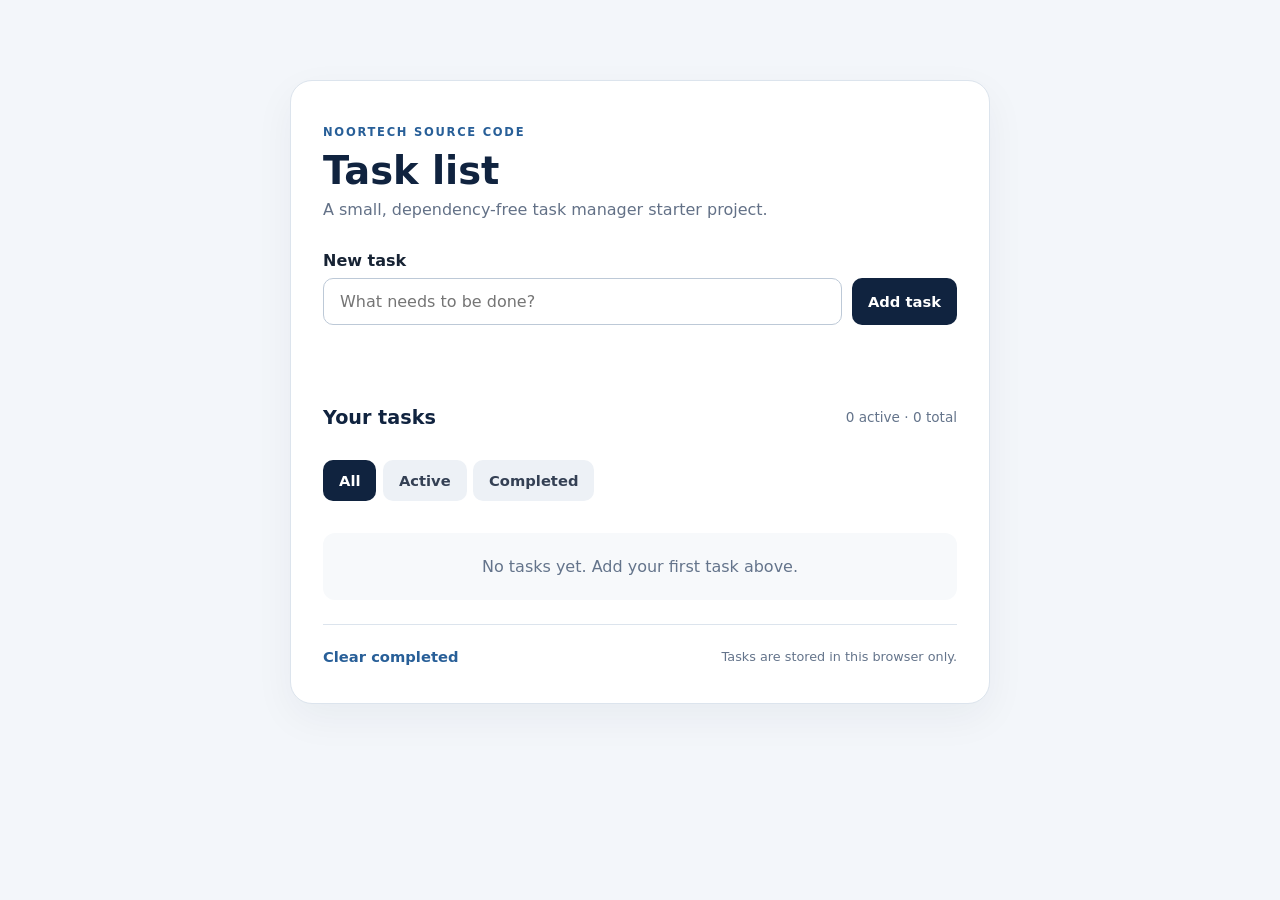
<file: Source-Code/NOORTECH-Task-List/index.html>
<!doctype html>
<html lang="en"><head><meta charset="utf-8"><meta name="viewport" content="width=device-width,initial-scale=1"><meta name="description" content="A small accessible task manager starter project."><title>NOORTECH Task List</title><link rel="stylesheet" href="styles.css"><script defer src="app.js"></script></head>
<body><main class="app"><header><p class="eyebrow">NOORTECH SOURCE CODE</p><h1>Task list</h1><p class="intro">A small, dependency-free task manager starter project.</p></header>
<form id="task-form" class="composer"><label for="task-input">New task</label><div class="compose-row"><input id="task-input" name="task" maxlength="120" placeholder="What needs to be done?" required><button type="submit">Add task</button></div><p id="form-error" class="error" role="alert" aria-live="polite"></p></form>
<section aria-labelledby="tasks-heading"><div class="section-head"><h2 id="tasks-heading">Your tasks</h2><span id="task-count" class="count">0 tasks</span></div><div class="filters" role="group" aria-label="Filter tasks"><button type="button" data-filter="all" aria-pressed="true">All</button><button type="button" data-filter="active" aria-pressed="false">Active</button><button type="button" data-filter="done" aria-pressed="false">Completed</button></div><ul id="task-list" class="task-list" aria-live="polite"></ul><p id="empty-state" class="empty">No tasks yet. Add your first task above.</p></section>
<footer><button id="clear-done" class="clear-button" type="button">Clear completed</button><span>Tasks are stored in this browser only.</span></footer></main></body></html>
</file>
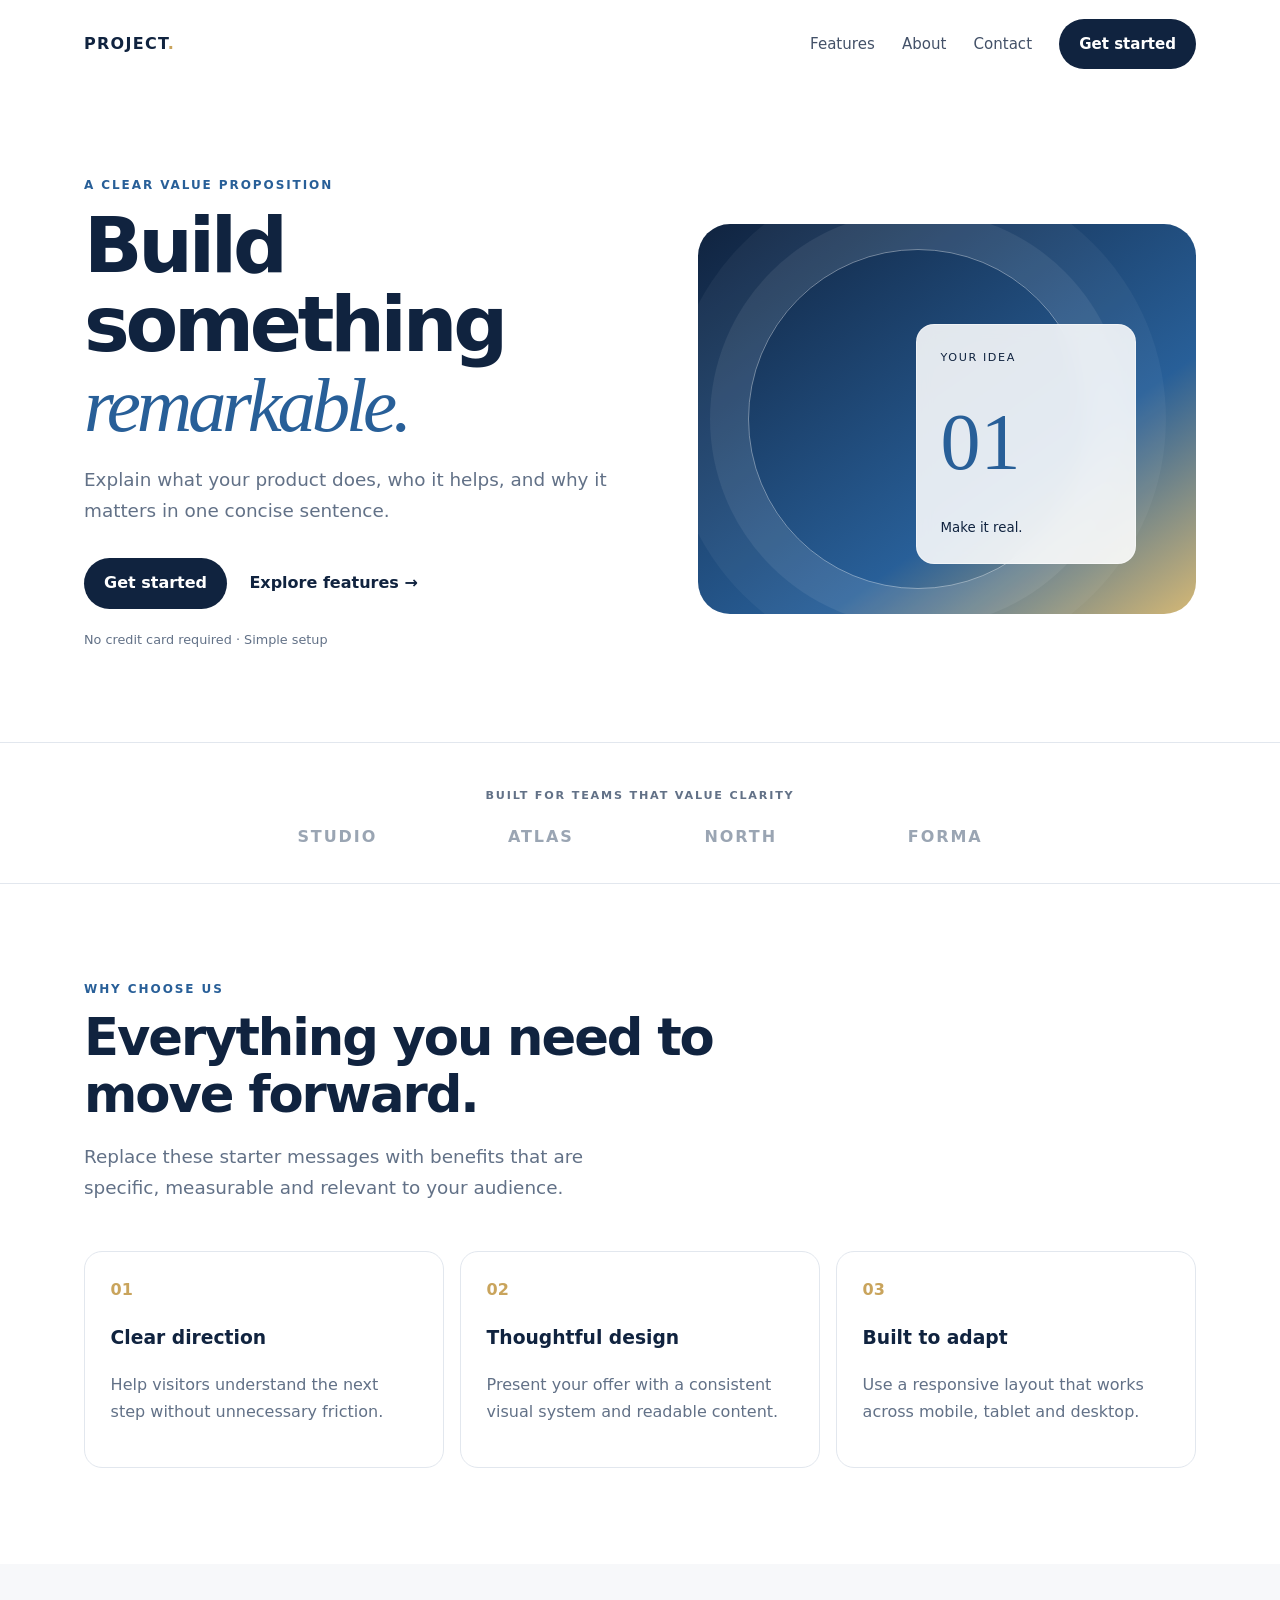
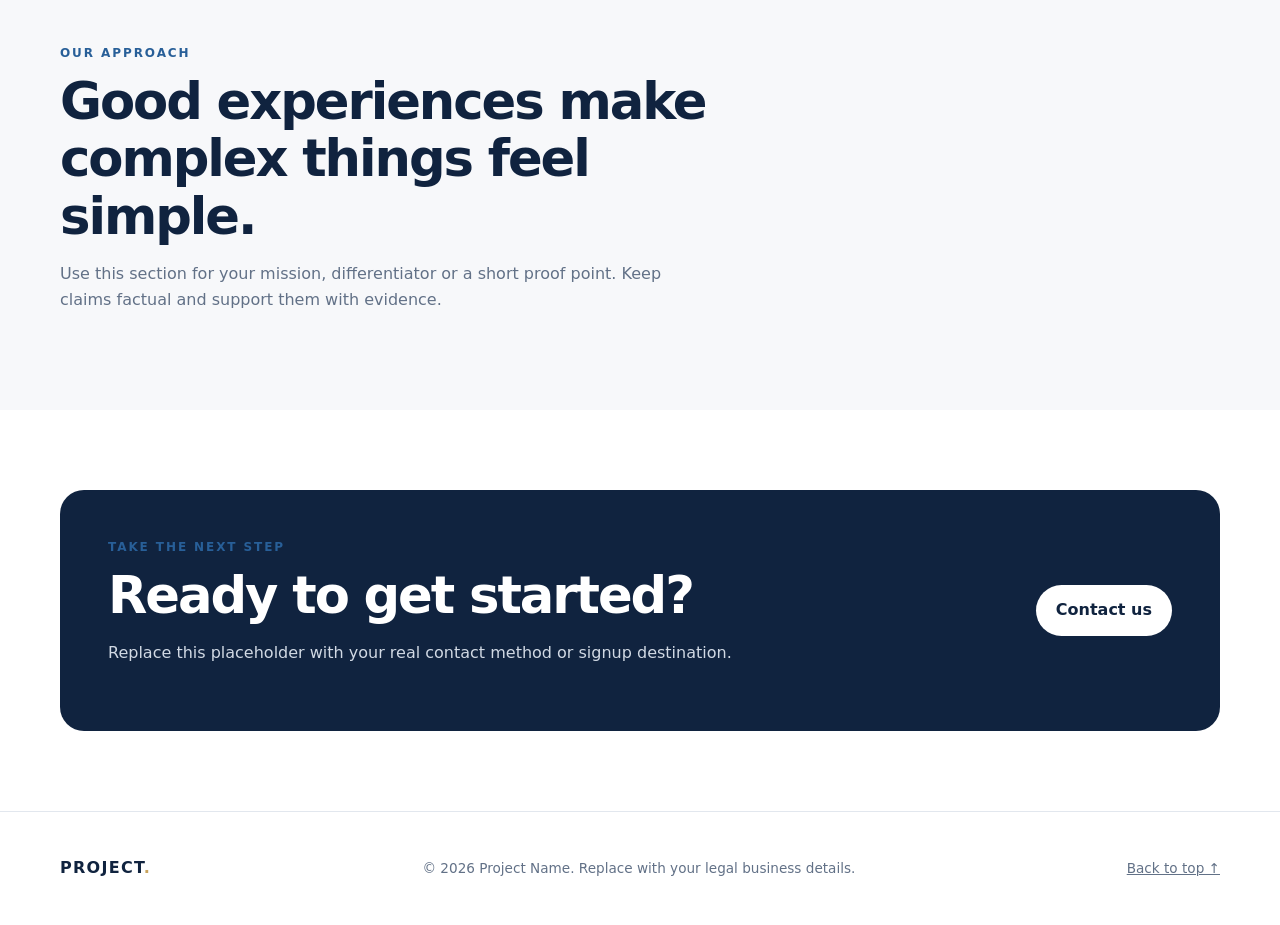
<file: Templates/Responsive-Landing-Page/index.html>
<!doctype html>
<html lang="en">
<head>
<meta charset="utf-8"><meta name="viewport" content="width=device-width,initial-scale=1">
<meta name="description" content="A clean, responsive landing page starter template.">
<title>Project Name — Landing Page</title>
<link rel="stylesheet" href="landing.css"><script defer src="landing.js"></script>
</head>
<body>
<a class="skip-link" href="#main">Skip to content</a>
<header class="site-header"><a class="brand" href="#" aria-label="Project home">PROJECT<span>.</span></a>
<button class="menu-toggle" aria-expanded="false" aria-controls="primary-nav">Menu</button>
<nav id="primary-nav" aria-label="Primary navigation"><a href="#features">Features</a><a href="#about">About</a><a href="#contact">Contact</a><a class="nav-cta" href="#contact">Get started</a></nav></header>
<main id="main">
<section class="hero"><div class="hero-copy"><p class="eyebrow">A clear value proposition</p><h1>Build something <em>remarkable.</em></h1><p class="lead">Explain what your product does, who it helps, and why it matters in one concise sentence.</p><div class="actions"><a class="button button-primary" href="#contact">Get started</a><a class="text-link" href="#features">Explore features →</a></div><p class="microcopy">No credit card required · Simple setup</p></div><div class="hero-art" role="img" aria-label="Abstract layered blue and gold shapes"><div class="art-orbit"></div><div class="art-panel"><span>YOUR IDEA</span><strong>01</strong><small>Make it real.</small></div></div></section>
<section class="trust"><p>BUILT FOR TEAMS THAT VALUE CLARITY</p><div><span>STUDIO</span><span>ATLAS</span><span>NORTH</span><span>FORMA</span></div></section>
<section id="features" class="section"><p class="eyebrow">Why choose us</p><h2>Everything you need to move forward.</h2><p class="section-lead">Replace these starter messages with benefits that are specific, measurable and relevant to your audience.</p><div class="feature-grid"><article><b>01</b><h3>Clear direction</h3><p>Help visitors understand the next step without unnecessary friction.</p></article><article><b>02</b><h3>Thoughtful design</h3><p>Present your offer with a consistent visual system and readable content.</p></article><article><b>03</b><h3>Built to adapt</h3><p>Use a responsive layout that works across mobile, tablet and desktop.</p></article></div></section>
<section id="about" class="statement"><p class="eyebrow">Our approach</p><h2>Good experiences make complex things feel simple.</h2><p>Use this section for your mission, differentiator or a short proof point. Keep claims factual and support them with evidence.</p></section>
<section id="contact" class="contact"><div><p class="eyebrow">Take the next step</p><h2>Ready to get started?</h2><p>Replace this placeholder with your real contact method or signup destination.</p></div><a class="button button-light" href="mailto:hello@example.com">Contact us</a></section>
</main><footer><a class="brand" href="#">PROJECT<span>.</span></a><p>© <span id="year"></span> Project Name. Replace with your legal business details.</p><a href="#main">Back to top ↑</a></footer>
</body></html>
</file>
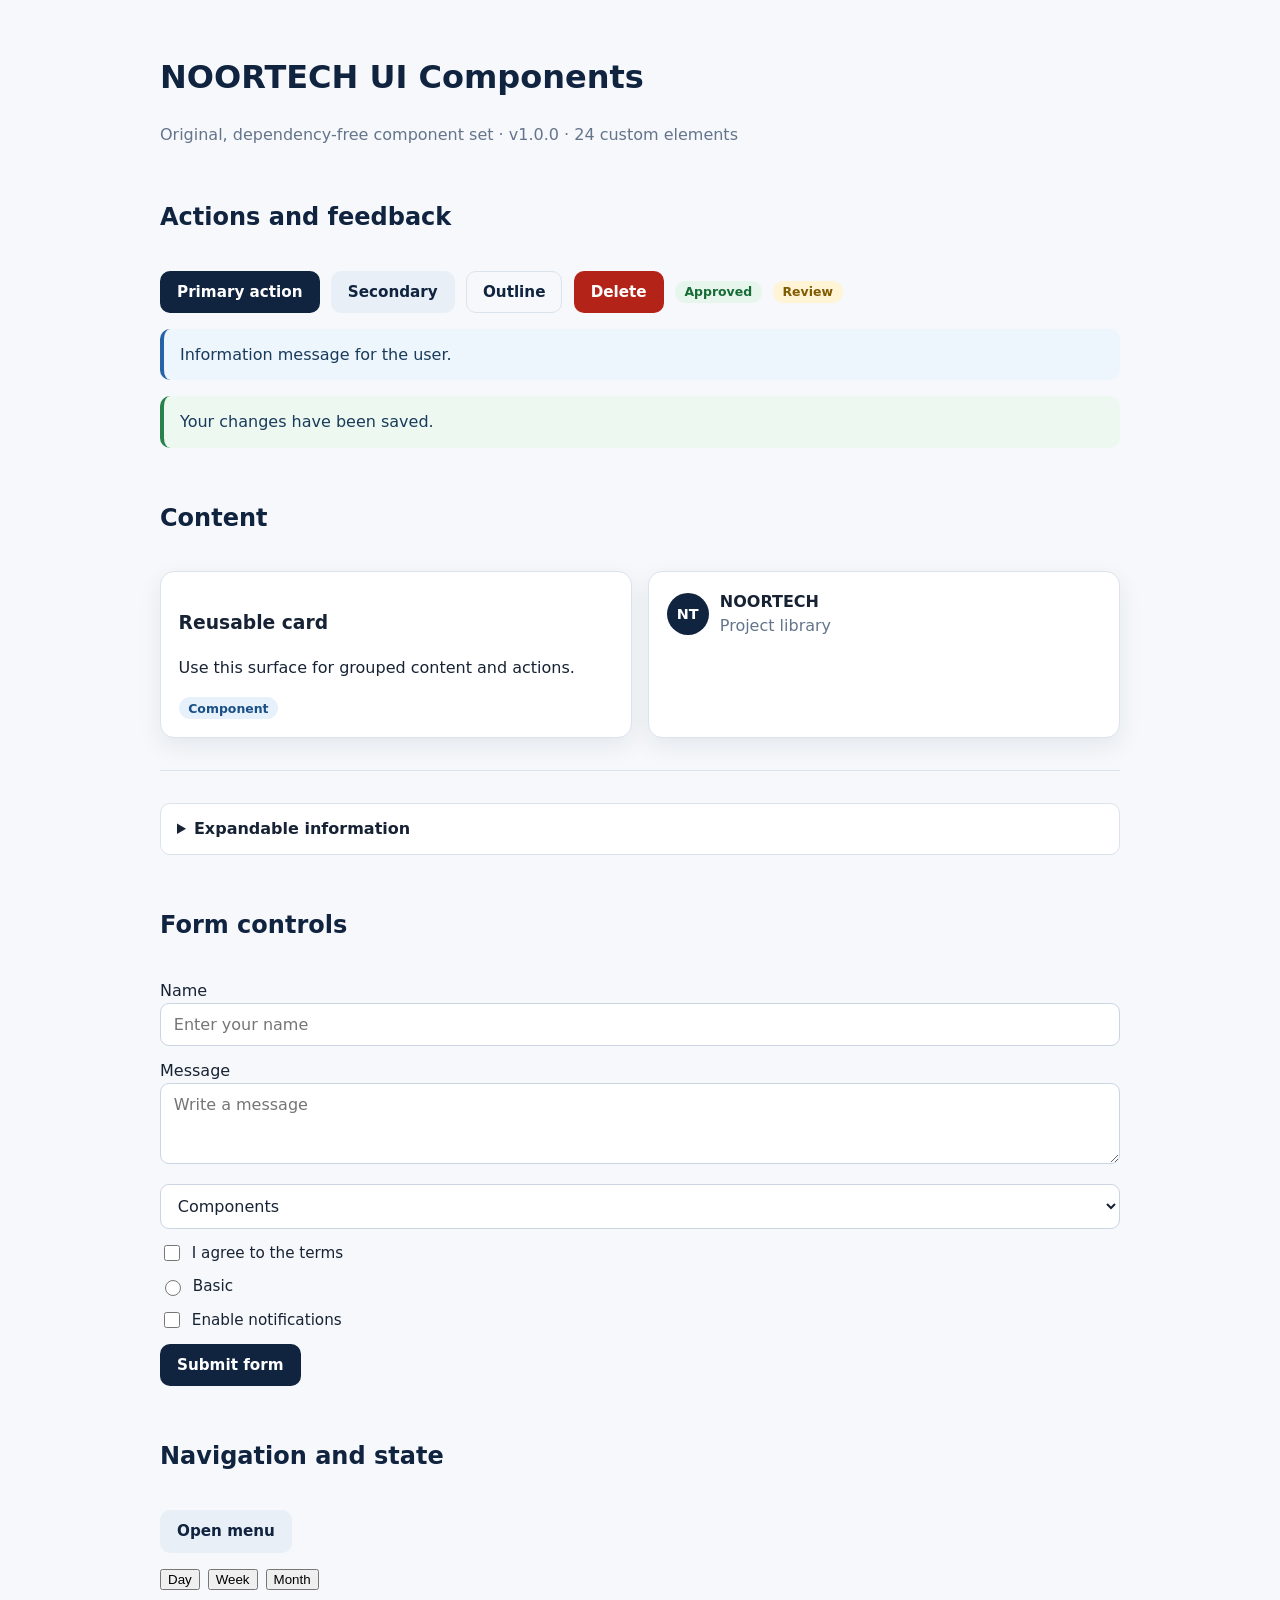
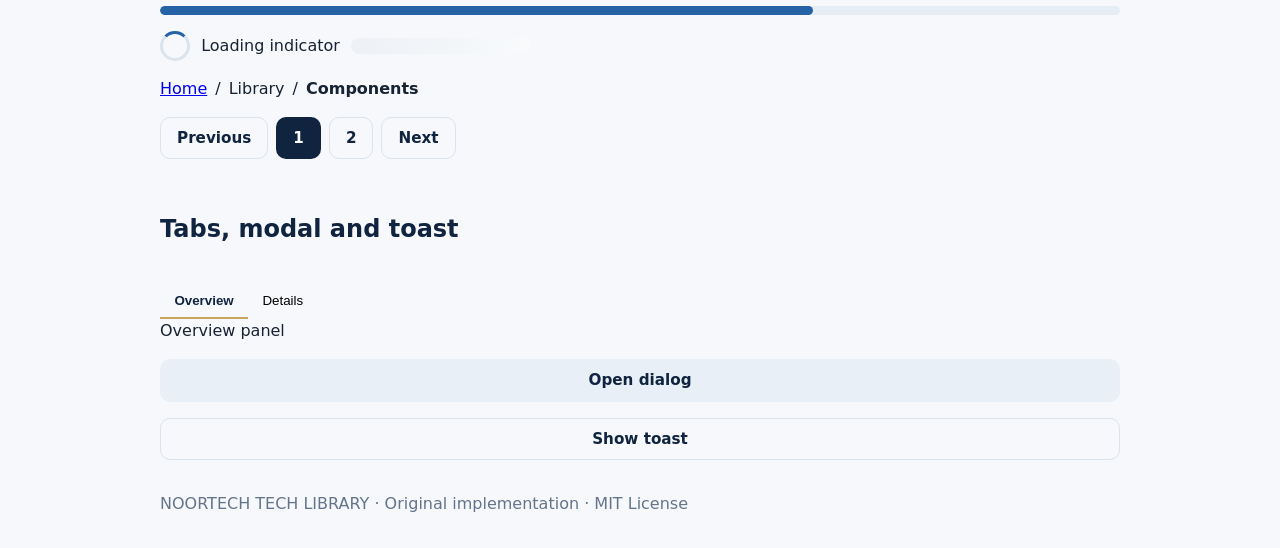
<file: Components/NOORTECH-UI-Kit/demo.html>
<!doctype html>
<html lang="en"><head><meta charset="utf-8"><meta name="viewport" content="width=device-width,initial-scale=1"><meta name="description" content="NOORTECH reusable UI components showcase"><title>NOORTECH UI Components</title><link rel="stylesheet" href="noortech-ui.css"><style>body{margin:0;background:var(--nt-bg);font:16px/1.5 system-ui;color:var(--nt-ink)}main{max-width:960px;margin:auto;padding:2rem 1rem}h1,h2{color:var(--nt-navy)}section{margin:2rem 0;display:grid;gap:1rem}.grid{display:grid;grid-template-columns:repeat(auto-fit,minmax(220px,1fr));gap:1rem}.row{display:flex;gap:.7rem;align-items:center;flex-wrap:wrap}.muted{color:var(--nt-muted)}</style><script defer src="noortech-ui.js"></script></head>
<body><main><h1>NOORTECH UI Components</h1><p class="muted">Original, dependency-free component set · v1.0.0 · 24 custom elements</p>
<section id="actions"><h2>Actions and feedback</h2><div class="row"><nt-button label="Primary action"></nt-button><nt-button variant="secondary" label="Secondary"></nt-button><nt-button variant="outline" label="Outline"></nt-button><nt-button variant="danger" label="Delete"></nt-button><nt-badge tone="success">Approved</nt-badge><nt-badge tone="warning">Review</nt-badge></div><nt-alert tone="info">Information message for the user.</nt-alert><nt-alert tone="success">Your changes have been saved.</nt-alert></section>
<section><h2>Content</h2><div class="grid"><nt-card><h3>Reusable card</h3><p>Use this surface for grouped content and actions.</p><nt-badge tone="info">Component</nt-badge></nt-card><nt-card><div class="row"><nt-avatar label="NoorTech Team"></nt-avatar><div><strong>NOORTECH</strong><div class="muted">Project library</div></div></div></nt-card></div><nt-divider></nt-divider><nt-accordion title="Expandable information">Accessible disclosure built with native details and summary elements.</nt-accordion></section>
<section id="forms"><h2>Form controls</h2><nt-form><label>Name<nt-input name="name" placeholder="Enter your name" required></nt-input></label><label>Message<nt-textarea name="message" rows="3" placeholder="Write a message"></nt-textarea></label><nt-select options="Choose a category|Components|Templates|Source Code"></nt-select><nt-checkbox label="I agree to the terms"></nt-checkbox><nt-radio name="plan" value="basic" label="Basic"></nt-radio><nt-switch label="Enable notifications"></nt-switch><nt-button type="submit" label="Submit form"></nt-button></nt-form></section>
<section><h2>Navigation and state</h2><nt-menu><button data-menu-trigger class="nt-button secondary">Open menu</button><div data-menu-panel><p><a href="#actions">Actions</a></p><p><a href="#forms">Forms</a></p></div></nt-menu><nt-toggle-group><button type="button">Day</button><button type="button">Week</button><button type="button">Month</button></nt-toggle-group><nt-progress value="68"></nt-progress><div class="row"><nt-spinner></nt-spinner><span>Loading indicator</span><nt-skeleton style="width:180px"></nt-skeleton></div><nt-breadcrumbs><a href="#">Home</a> / <span>Library</span> / <strong>Components</strong></nt-breadcrumbs><nt-pagination><button class="nt-button outline">Previous</button><button class="nt-button primary">1</button><button class="nt-button outline">2</button><button class="nt-button outline">Next</button></nt-pagination></section>
<section><h2>Tabs, modal and toast</h2><nt-tabs><button data-tab="one">Overview</button><button data-tab="two">Details</button><div data-panel="one">Overview panel</div><div data-panel="two" hidden>Details panel</div></nt-tabs><button class="nt-button secondary" onclick="document.querySelector('nt-modal').open()">Open dialog</button><nt-modal><div><h2>Example dialog</h2><p>Dialog content goes here.</p><button class="nt-button primary" onclick="document.querySelector('nt-modal').close()">Close</button></div></nt-modal><button class="nt-button outline" onclick="document.querySelector('nt-toast').show('This is a toast notification.')">Show toast</button><nt-toast hidden></nt-toast></section>
<footer class="muted">NOORTECH TECH LIBRARY · Original implementation · MIT License</footer></main></body></html>
</file>
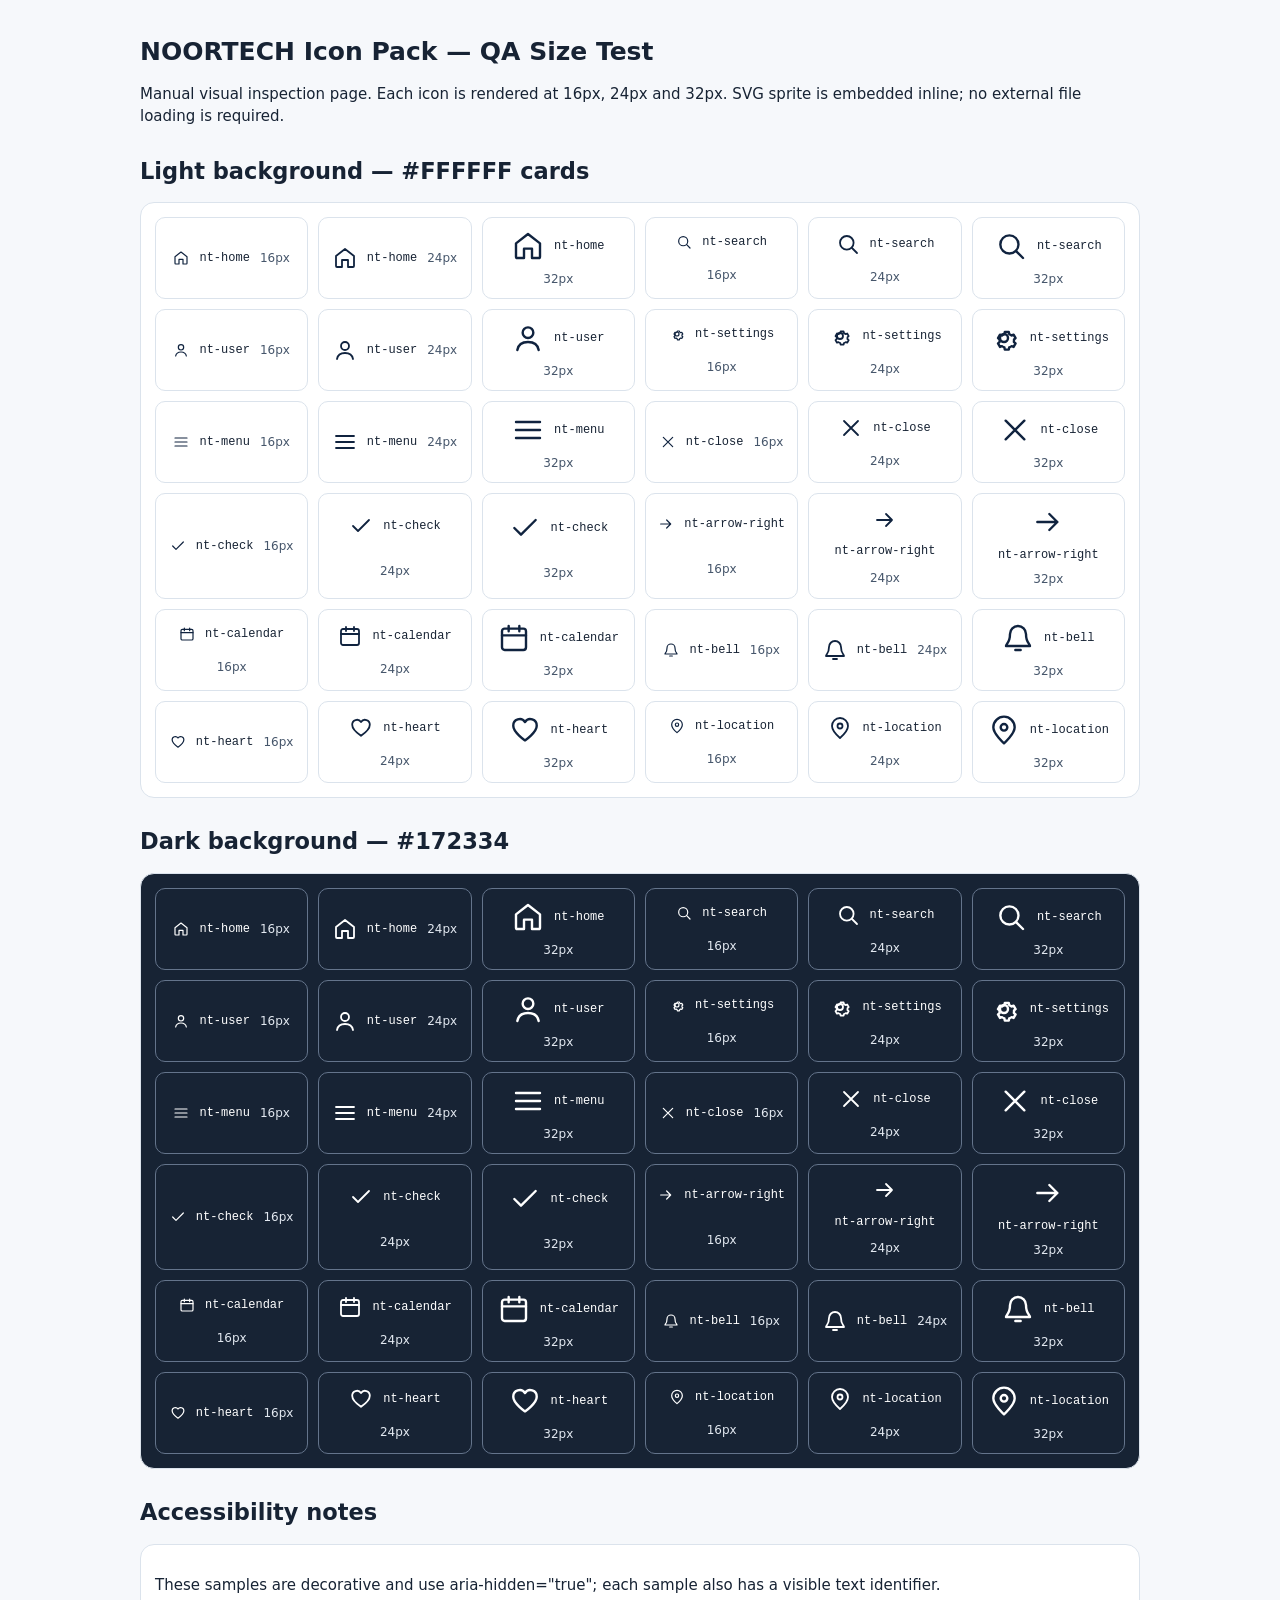
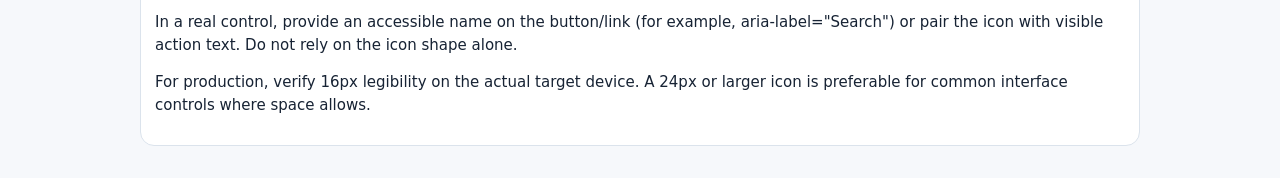
<file: Images-Icons/NOORTECH-SVG-Icon-Pack/noortech-icon-size-qa.html>
<!doctype html>
<html lang="en"><head><meta charset="utf-8"><meta name="viewport" content="width=device-width,initial-scale=1">
<title>NOORTECH Icon Pack — Size and Contrast QA</title>
<style>
*{box-sizing:border-box} body{margin:0;padding:20px;font:15px system-ui,sans-serif;background:#f6f8fb;color:#172334}
main{max-width:1000px;margin:auto} h1{font-size:25px} h2{margin-top:30px}
.panel{background:#fff;border:1px solid #dbe3ec;border-radius:14px;padding:14px;margin:12px 0}
.grid{display:grid;grid-template-columns:repeat(auto-fit,minmax(145px,1fr));gap:10px}
.sample{min-height:82px;display:flex;align-items:center;justify-content:center;gap:10px;flex-wrap:wrap;background:#fff;border:1px solid #dbe3ec;border-radius:10px;padding:12px}
.sample svg{display:block;flex:none;fill:none;stroke:#10233f;stroke-width:1.8;stroke-linecap:round;stroke-linejoin:round}
.name{font-family:ui-monospace,monospace;font-size:12px} .meta{font-size:12px;color:#46566b}
.dark{background:#172334;color:#fff} .dark .sample{background:#172334;border-color:#64748b} .dark .sample svg{stroke:#fff} .dark .meta{color:#e2e8f0}
.note{line-height:1.5}
</style></head><body>
<svg xmlns="http://www.w3.org/2000/svg" aria-hidden="true" style="position:absolute;width:0;height:0;overflow:hidden">
  <symbol id="nt-home" viewBox="0 0 24 24"><path d="m3 10 9-7 9 7v10a1 1 0 0 1-1 1h-5v-7H9v7H4a1 1 0 0 1-1-1z"/></symbol>
  <symbol id="nt-search" viewBox="0 0 24 24"><circle cx="10.8" cy="10.8" r="6.8"/><path d="m16 16 5 5"/></symbol>
  <symbol id="nt-user" viewBox="0 0 24 24"><circle cx="12" cy="8" r="4"/><path d="M4 21c.7-4.1 3.4-6 8-6s7.3 1.9 8 6"/></symbol>
  <symbol id="nt-settings" viewBox="0 0 24 24"><circle cx="12" cy="12" r="3"/><path d="m19.4 15 .1.1 1.2 1-1.5 2.6-1.5-.6a8 8 0 0 1-1.8 1l-.3 1.6h-3l-.3-1.6a8 8 0 0 1-1.8-1l-1.5.6-1.5-2.6 1.2-1a8 8 0 0 1 0-2l-1.2-1 1.5-2.6 1.5.6a8 8 0 0 1 1.8-1l.3-1.6h3l.3 1.6a8 8 0 0 1 1.8 1l1.5-.6 1.5 2.6-1.2 1a8 8 0 0 1-.1 1.9z"/></symbol>
  <symbol id="nt-menu" viewBox="0 0 24 24"><path d="M3 6h18M3 12h18M3 18h18"/></symbol>
  <symbol id="nt-close" viewBox="0 0 24 24"><path d="m5 5 14 14M19 5 5 19"/></symbol>
  <symbol id="nt-check" viewBox="0 0 24 24"><path d="m4 12 5 5L20 6"/></symbol>
  <symbol id="nt-arrow-right" viewBox="0 0 24 24"><path d="M4 12h15m-6-6 6 6-6 6"/></symbol>
  <symbol id="nt-calendar" viewBox="0 0 24 24"><rect x="3" y="5" width="18" height="16" rx="2"/><path d="M16 3v4M8 3v4M3 10h18"/></symbol>
  <symbol id="nt-bell" viewBox="0 0 24 24"><path d="M18 9a6 6 0 0 0-12 0c0 7-3 7-3 9h18c0-2-3-2-3-9M10 21h4"/></symbol>
  <symbol id="nt-heart" viewBox="0 0 24 24"><path d="M20.8 8.8c0 5-8.8 11-8.8 11s-8.8-6-8.8-11A4.8 4.8 0 0 1 12 6a4.8 4.8 0 0 1 8.8 2.8z"/></symbol>
  <symbol id="nt-location" viewBox="0 0 24 24"><path d="M20 10c0 5-8 12-8 12S4 15 4 10a8 8 0 1 1 16 0z"/><circle cx="12" cy="10" r="2.5"/></symbol>
</svg>
<main><h1>NOORTECH Icon Pack — QA Size Test</h1>
<p class="note">Manual visual inspection page. Each icon is rendered at 16px, 24px and 32px. SVG sprite is embedded inline; no external file loading is required.</p>
<h2>Light background — #FFFFFF cards</h2><section class="panel"><div class="grid"><div class="sample"><svg width="16" height="16" viewBox="0 0 24 24" aria-hidden="true"><use href="#nt-home"></use></svg><span class="name">nt-home</span><span class="meta">16px</span></div><div class="sample"><svg width="24" height="24" viewBox="0 0 24 24" aria-hidden="true"><use href="#nt-home"></use></svg><span class="name">nt-home</span><span class="meta">24px</span></div><div class="sample"><svg width="32" height="32" viewBox="0 0 24 24" aria-hidden="true"><use href="#nt-home"></use></svg><span class="name">nt-home</span><span class="meta">32px</span></div><div class="sample"><svg width="16" height="16" viewBox="0 0 24 24" aria-hidden="true"><use href="#nt-search"></use></svg><span class="name">nt-search</span><span class="meta">16px</span></div><div class="sample"><svg width="24" height="24" viewBox="0 0 24 24" aria-hidden="true"><use href="#nt-search"></use></svg><span class="name">nt-search</span><span class="meta">24px</span></div><div class="sample"><svg width="32" height="32" viewBox="0 0 24 24" aria-hidden="true"><use href="#nt-search"></use></svg><span class="name">nt-search</span><span class="meta">32px</span></div><div class="sample"><svg width="16" height="16" viewBox="0 0 24 24" aria-hidden="true"><use href="#nt-user"></use></svg><span class="name">nt-user</span><span class="meta">16px</span></div><div class="sample"><svg width="24" height="24" viewBox="0 0 24 24" aria-hidden="true"><use href="#nt-user"></use></svg><span class="name">nt-user</span><span class="meta">24px</span></div><div class="sample"><svg width="32" height="32" viewBox="0 0 24 24" aria-hidden="true"><use href="#nt-user"></use></svg><span class="name">nt-user</span><span class="meta">32px</span></div><div class="sample"><svg width="16" height="16" viewBox="0 0 24 24" aria-hidden="true"><use href="#nt-settings"></use></svg><span class="name">nt-settings</span><span class="meta">16px</span></div><div class="sample"><svg width="24" height="24" viewBox="0 0 24 24" aria-hidden="true"><use href="#nt-settings"></use></svg><span class="name">nt-settings</span><span class="meta">24px</span></div><div class="sample"><svg width="32" height="32" viewBox="0 0 24 24" aria-hidden="true"><use href="#nt-settings"></use></svg><span class="name">nt-settings</span><span class="meta">32px</span></div><div class="sample"><svg width="16" height="16" viewBox="0 0 24 24" aria-hidden="true"><use href="#nt-menu"></use></svg><span class="name">nt-menu</span><span class="meta">16px</span></div><div class="sample"><svg width="24" height="24" viewBox="0 0 24 24" aria-hidden="true"><use href="#nt-menu"></use></svg><span class="name">nt-menu</span><span class="meta">24px</span></div><div class="sample"><svg width="32" height="32" viewBox="0 0 24 24" aria-hidden="true"><use href="#nt-menu"></use></svg><span class="name">nt-menu</span><span class="meta">32px</span></div><div class="sample"><svg width="16" height="16" viewBox="0 0 24 24" aria-hidden="true"><use href="#nt-close"></use></svg><span class="name">nt-close</span><span class="meta">16px</span></div><div class="sample"><svg width="24" height="24" viewBox="0 0 24 24" aria-hidden="true"><use href="#nt-close"></use></svg><span class="name">nt-close</span><span class="meta">24px</span></div><div class="sample"><svg width="32" height="32" viewBox="0 0 24 24" aria-hidden="true"><use href="#nt-close"></use></svg><span class="name">nt-close</span><span class="meta">32px</span></div><div class="sample"><svg width="16" height="16" viewBox="0 0 24 24" aria-hidden="true"><use href="#nt-check"></use></svg><span class="name">nt-check</span><span class="meta">16px</span></div><div class="sample"><svg width="24" height="24" viewBox="0 0 24 24" aria-hidden="true"><use href="#nt-check"></use></svg><span class="name">nt-check</span><span class="meta">24px</span></div><div class="sample"><svg width="32" height="32" viewBox="0 0 24 24" aria-hidden="true"><use href="#nt-check"></use></svg><span class="name">nt-check</span><span class="meta">32px</span></div><div class="sample"><svg width="16" height="16" viewBox="0 0 24 24" aria-hidden="true"><use href="#nt-arrow-right"></use></svg><span class="name">nt-arrow-right</span><span class="meta">16px</span></div><div class="sample"><svg width="24" height="24" viewBox="0 0 24 24" aria-hidden="true"><use href="#nt-arrow-right"></use></svg><span class="name">nt-arrow-right</span><span class="meta">24px</span></div><div class="sample"><svg width="32" height="32" viewBox="0 0 24 24" aria-hidden="true"><use href="#nt-arrow-right"></use></svg><span class="name">nt-arrow-right</span><span class="meta">32px</span></div><div class="sample"><svg width="16" height="16" viewBox="0 0 24 24" aria-hidden="true"><use href="#nt-calendar"></use></svg><span class="name">nt-calendar</span><span class="meta">16px</span></div><div class="sample"><svg width="24" height="24" viewBox="0 0 24 24" aria-hidden="true"><use href="#nt-calendar"></use></svg><span class="name">nt-calendar</span><span class="meta">24px</span></div><div class="sample"><svg width="32" height="32" viewBox="0 0 24 24" aria-hidden="true"><use href="#nt-calendar"></use></svg><span class="name">nt-calendar</span><span class="meta">32px</span></div><div class="sample"><svg width="16" height="16" viewBox="0 0 24 24" aria-hidden="true"><use href="#nt-bell"></use></svg><span class="name">nt-bell</span><span class="meta">16px</span></div><div class="sample"><svg width="24" height="24" viewBox="0 0 24 24" aria-hidden="true"><use href="#nt-bell"></use></svg><span class="name">nt-bell</span><span class="meta">24px</span></div><div class="sample"><svg width="32" height="32" viewBox="0 0 24 24" aria-hidden="true"><use href="#nt-bell"></use></svg><span class="name">nt-bell</span><span class="meta">32px</span></div><div class="sample"><svg width="16" height="16" viewBox="0 0 24 24" aria-hidden="true"><use href="#nt-heart"></use></svg><span class="name">nt-heart</span><span class="meta">16px</span></div><div class="sample"><svg width="24" height="24" viewBox="0 0 24 24" aria-hidden="true"><use href="#nt-heart"></use></svg><span class="name">nt-heart</span><span class="meta">24px</span></div><div class="sample"><svg width="32" height="32" viewBox="0 0 24 24" aria-hidden="true"><use href="#nt-heart"></use></svg><span class="name">nt-heart</span><span class="meta">32px</span></div><div class="sample"><svg width="16" height="16" viewBox="0 0 24 24" aria-hidden="true"><use href="#nt-location"></use></svg><span class="name">nt-location</span><span class="meta">16px</span></div><div class="sample"><svg width="24" height="24" viewBox="0 0 24 24" aria-hidden="true"><use href="#nt-location"></use></svg><span class="name">nt-location</span><span class="meta">24px</span></div><div class="sample"><svg width="32" height="32" viewBox="0 0 24 24" aria-hidden="true"><use href="#nt-location"></use></svg><span class="name">nt-location</span><span class="meta">32px</span></div></div></section>
<h2>Dark background — #172334</h2><section class="panel dark"><div class="grid"><div class="sample"><svg width="16" height="16" viewBox="0 0 24 24" aria-hidden="true"><use href="#nt-home"></use></svg><span class="name">nt-home</span><span class="meta">16px</span></div><div class="sample"><svg width="24" height="24" viewBox="0 0 24 24" aria-hidden="true"><use href="#nt-home"></use></svg><span class="name">nt-home</span><span class="meta">24px</span></div><div class="sample"><svg width="32" height="32" viewBox="0 0 24 24" aria-hidden="true"><use href="#nt-home"></use></svg><span class="name">nt-home</span><span class="meta">32px</span></div><div class="sample"><svg width="16" height="16" viewBox="0 0 24 24" aria-hidden="true"><use href="#nt-search"></use></svg><span class="name">nt-search</span><span class="meta">16px</span></div><div class="sample"><svg width="24" height="24" viewBox="0 0 24 24" aria-hidden="true"><use href="#nt-search"></use></svg><span class="name">nt-search</span><span class="meta">24px</span></div><div class="sample"><svg width="32" height="32" viewBox="0 0 24 24" aria-hidden="true"><use href="#nt-search"></use></svg><span class="name">nt-search</span><span class="meta">32px</span></div><div class="sample"><svg width="16" height="16" viewBox="0 0 24 24" aria-hidden="true"><use href="#nt-user"></use></svg><span class="name">nt-user</span><span class="meta">16px</span></div><div class="sample"><svg width="24" height="24" viewBox="0 0 24 24" aria-hidden="true"><use href="#nt-user"></use></svg><span class="name">nt-user</span><span class="meta">24px</span></div><div class="sample"><svg width="32" height="32" viewBox="0 0 24 24" aria-hidden="true"><use href="#nt-user"></use></svg><span class="name">nt-user</span><span class="meta">32px</span></div><div class="sample"><svg width="16" height="16" viewBox="0 0 24 24" aria-hidden="true"><use href="#nt-settings"></use></svg><span class="name">nt-settings</span><span class="meta">16px</span></div><div class="sample"><svg width="24" height="24" viewBox="0 0 24 24" aria-hidden="true"><use href="#nt-settings"></use></svg><span class="name">nt-settings</span><span class="meta">24px</span></div><div class="sample"><svg width="32" height="32" viewBox="0 0 24 24" aria-hidden="true"><use href="#nt-settings"></use></svg><span class="name">nt-settings</span><span class="meta">32px</span></div><div class="sample"><svg width="16" height="16" viewBox="0 0 24 24" aria-hidden="true"><use href="#nt-menu"></use></svg><span class="name">nt-menu</span><span class="meta">16px</span></div><div class="sample"><svg width="24" height="24" viewBox="0 0 24 24" aria-hidden="true"><use href="#nt-menu"></use></svg><span class="name">nt-menu</span><span class="meta">24px</span></div><div class="sample"><svg width="32" height="32" viewBox="0 0 24 24" aria-hidden="true"><use href="#nt-menu"></use></svg><span class="name">nt-menu</span><span class="meta">32px</span></div><div class="sample"><svg width="16" height="16" viewBox="0 0 24 24" aria-hidden="true"><use href="#nt-close"></use></svg><span class="name">nt-close</span><span class="meta">16px</span></div><div class="sample"><svg width="24" height="24" viewBox="0 0 24 24" aria-hidden="true"><use href="#nt-close"></use></svg><span class="name">nt-close</span><span class="meta">24px</span></div><div class="sample"><svg width="32" height="32" viewBox="0 0 24 24" aria-hidden="true"><use href="#nt-close"></use></svg><span class="name">nt-close</span><span class="meta">32px</span></div><div class="sample"><svg width="16" height="16" viewBox="0 0 24 24" aria-hidden="true"><use href="#nt-check"></use></svg><span class="name">nt-check</span><span class="meta">16px</span></div><div class="sample"><svg width="24" height="24" viewBox="0 0 24 24" aria-hidden="true"><use href="#nt-check"></use></svg><span class="name">nt-check</span><span class="meta">24px</span></div><div class="sample"><svg width="32" height="32" viewBox="0 0 24 24" aria-hidden="true"><use href="#nt-check"></use></svg><span class="name">nt-check</span><span class="meta">32px</span></div><div class="sample"><svg width="16" height="16" viewBox="0 0 24 24" aria-hidden="true"><use href="#nt-arrow-right"></use></svg><span class="name">nt-arrow-right</span><span class="meta">16px</span></div><div class="sample"><svg width="24" height="24" viewBox="0 0 24 24" aria-hidden="true"><use href="#nt-arrow-right"></use></svg><span class="name">nt-arrow-right</span><span class="meta">24px</span></div><div class="sample"><svg width="32" height="32" viewBox="0 0 24 24" aria-hidden="true"><use href="#nt-arrow-right"></use></svg><span class="name">nt-arrow-right</span><span class="meta">32px</span></div><div class="sample"><svg width="16" height="16" viewBox="0 0 24 24" aria-hidden="true"><use href="#nt-calendar"></use></svg><span class="name">nt-calendar</span><span class="meta">16px</span></div><div class="sample"><svg width="24" height="24" viewBox="0 0 24 24" aria-hidden="true"><use href="#nt-calendar"></use></svg><span class="name">nt-calendar</span><span class="meta">24px</span></div><div class="sample"><svg width="32" height="32" viewBox="0 0 24 24" aria-hidden="true"><use href="#nt-calendar"></use></svg><span class="name">nt-calendar</span><span class="meta">32px</span></div><div class="sample"><svg width="16" height="16" viewBox="0 0 24 24" aria-hidden="true"><use href="#nt-bell"></use></svg><span class="name">nt-bell</span><span class="meta">16px</span></div><div class="sample"><svg width="24" height="24" viewBox="0 0 24 24" aria-hidden="true"><use href="#nt-bell"></use></svg><span class="name">nt-bell</span><span class="meta">24px</span></div><div class="sample"><svg width="32" height="32" viewBox="0 0 24 24" aria-hidden="true"><use href="#nt-bell"></use></svg><span class="name">nt-bell</span><span class="meta">32px</span></div><div class="sample"><svg width="16" height="16" viewBox="0 0 24 24" aria-hidden="true"><use href="#nt-heart"></use></svg><span class="name">nt-heart</span><span class="meta">16px</span></div><div class="sample"><svg width="24" height="24" viewBox="0 0 24 24" aria-hidden="true"><use href="#nt-heart"></use></svg><span class="name">nt-heart</span><span class="meta">24px</span></div><div class="sample"><svg width="32" height="32" viewBox="0 0 24 24" aria-hidden="true"><use href="#nt-heart"></use></svg><span class="name">nt-heart</span><span class="meta">32px</span></div><div class="sample"><svg width="16" height="16" viewBox="0 0 24 24" aria-hidden="true"><use href="#nt-location"></use></svg><span class="name">nt-location</span><span class="meta">16px</span></div><div class="sample"><svg width="24" height="24" viewBox="0 0 24 24" aria-hidden="true"><use href="#nt-location"></use></svg><span class="name">nt-location</span><span class="meta">24px</span></div><div class="sample"><svg width="32" height="32" viewBox="0 0 24 24" aria-hidden="true"><use href="#nt-location"></use></svg><span class="name">nt-location</span><span class="meta">32px</span></div></div></section>
<h2>Accessibility notes</h2><section class="panel note">
<p>These samples are decorative and use aria-hidden="true"; each sample also has a visible text identifier.</p>
<p>In a real control, provide an accessible name on the button/link (for example, aria-label="Search") or pair the icon with visible action text. Do not rely on the icon shape alone.</p>
<p>For production, verify 16px legibility on the actual target device. A 24px or larger icon is preferable for common interface controls where space allows.</p>
</section></main></body></html>
</file>
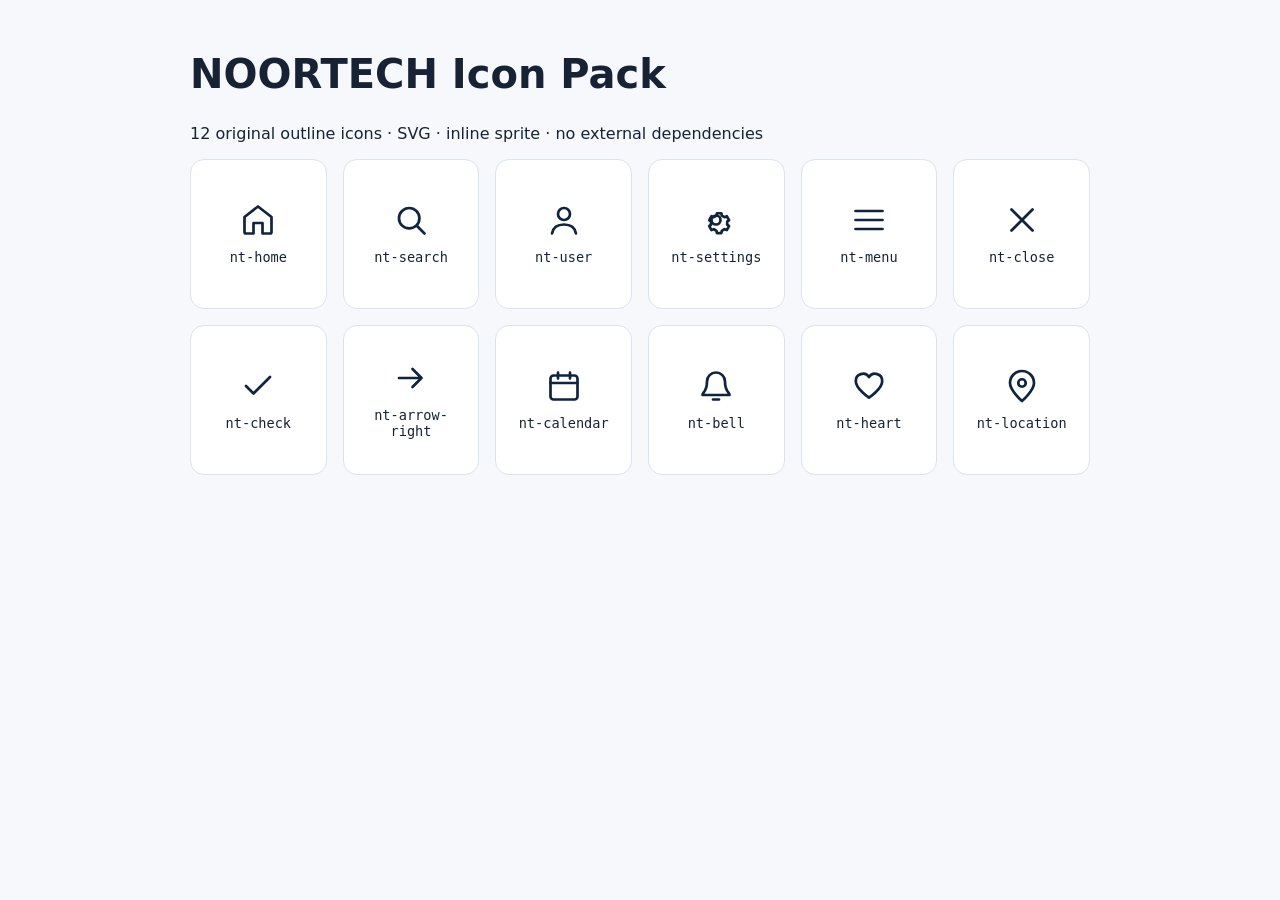
<file: Images-Icons/NOORTECH-SVG-Icon-Pack/preview-fixed.html>
<!doctype html><html lang="en"><head><meta charset="utf-8"><meta name="viewport" content="width=device-width,initial-scale=1"><title>NOORTECH Icon Pack — Inline Preview</title><style>*{box-sizing:border-box}body{margin:0;padding:24px;font:16px system-ui,sans-serif;background:#f6f8fb;color:#172334}.wrap{max-width:900px;margin:auto}h1{font-size:clamp(1.8rem,5vw,2.5rem)}.grid{display:grid;grid-template-columns:repeat(auto-fit,minmax(130px,1fr));gap:1rem}.item{min-height:150px;background:#fff;border:1px solid #dbe3ec;border-radius:14px;padding:1rem;text-align:center;display:flex;flex-direction:column;align-items:center;justify-content:center;gap:.65rem}.item svg{width:36px;height:36px;fill:none;stroke:#10233f;stroke-width:1.8;stroke-linecap:round;stroke-linejoin:round}.item code{font-size:.85rem}</style></head><body><svg xmlns="http://www.w3.org/2000/svg" style="display:none">
  <symbol id="nt-home" viewBox="0 0 24 24"><path d="m3 10 9-7 9 7v10a1 1 0 0 1-1 1h-5v-7H9v7H4a1 1 0 0 1-1-1z"/></symbol>
  <symbol id="nt-search" viewBox="0 0 24 24"><circle cx="10.8" cy="10.8" r="6.8"/><path d="m16 16 5 5"/></symbol>
  <symbol id="nt-user" viewBox="0 0 24 24"><circle cx="12" cy="8" r="4"/><path d="M4 21c.7-4.1 3.4-6 8-6s7.3 1.9 8 6"/></symbol>
  <symbol id="nt-settings" viewBox="0 0 24 24"><circle cx="12" cy="12" r="3"/><path d="m19.4 15 .1.1 1.2 1-1.5 2.6-1.5-.6a8 8 0 0 1-1.8 1l-.3 1.6h-3l-.3-1.6a8 8 0 0 1-1.8-1l-1.5.6-1.5-2.6 1.2-1a8 8 0 0 1 0-2l-1.2-1 1.5-2.6 1.5.6a8 8 0 0 1 1.8-1l.3-1.6h3l.3 1.6a8 8 0 0 1 1.8 1l1.5-.6 1.5 2.6-1.2 1a8 8 0 0 1-.1 1.9z"/></symbol>
  <symbol id="nt-menu" viewBox="0 0 24 24"><path d="M3 6h18M3 12h18M3 18h18"/></symbol>
  <symbol id="nt-close" viewBox="0 0 24 24"><path d="m5 5 14 14M19 5 5 19"/></symbol>
  <symbol id="nt-check" viewBox="0 0 24 24"><path d="m4 12 5 5L20 6"/></symbol>
  <symbol id="nt-arrow-right" viewBox="0 0 24 24"><path d="M4 12h15m-6-6 6 6-6 6"/></symbol>
  <symbol id="nt-calendar" viewBox="0 0 24 24"><rect x="3" y="5" width="18" height="16" rx="2"/><path d="M16 3v4M8 3v4M3 10h18"/></symbol>
  <symbol id="nt-bell" viewBox="0 0 24 24"><path d="M18 9a6 6 0 0 0-12 0c0 7-3 7-3 9h18c0-2-3-2-3-9M10 21h4"/></symbol>
  <symbol id="nt-heart" viewBox="0 0 24 24"><path d="M20.8 8.8c0 5-8.8 11-8.8 11s-8.8-6-8.8-11A4.8 4.8 0 0 1 12 6a4.8 4.8 0 0 1 8.8 2.8z"/></symbol>
  <symbol id="nt-location" viewBox="0 0 24 24"><path d="M20 10c0 5-8 12-8 12S4 15 4 10a8 8 0 1 1 16 0z"/><circle cx="12" cy="10" r="2.5"/></symbol>
</svg><main class="wrap"><h1>NOORTECH Icon Pack</h1><p>12 original outline icons · SVG · inline sprite · no external dependencies</p><div class="grid"><div class="item"><svg viewBox="0 0 24 24" aria-hidden="true"><use href="#nt-home"></use></svg><code>nt-home</code></div><div class="item"><svg viewBox="0 0 24 24" aria-hidden="true"><use href="#nt-search"></use></svg><code>nt-search</code></div><div class="item"><svg viewBox="0 0 24 24" aria-hidden="true"><use href="#nt-user"></use></svg><code>nt-user</code></div><div class="item"><svg viewBox="0 0 24 24" aria-hidden="true"><use href="#nt-settings"></use></svg><code>nt-settings</code></div><div class="item"><svg viewBox="0 0 24 24" aria-hidden="true"><use href="#nt-menu"></use></svg><code>nt-menu</code></div><div class="item"><svg viewBox="0 0 24 24" aria-hidden="true"><use href="#nt-close"></use></svg><code>nt-close</code></div><div class="item"><svg viewBox="0 0 24 24" aria-hidden="true"><use href="#nt-check"></use></svg><code>nt-check</code></div><div class="item"><svg viewBox="0 0 24 24" aria-hidden="true"><use href="#nt-arrow-right"></use></svg><code>nt-arrow-right</code></div><div class="item"><svg viewBox="0 0 24 24" aria-hidden="true"><use href="#nt-calendar"></use></svg><code>nt-calendar</code></div><div class="item"><svg viewBox="0 0 24 24" aria-hidden="true"><use href="#nt-bell"></use></svg><code>nt-bell</code></div><div class="item"><svg viewBox="0 0 24 24" aria-hidden="true"><use href="#nt-heart"></use></svg><code>nt-heart</code></div><div class="item"><svg viewBox="0 0 24 24" aria-hidden="true"><use href="#nt-location"></use></svg><code>nt-location</code></div></div></main></body></html>
</file>
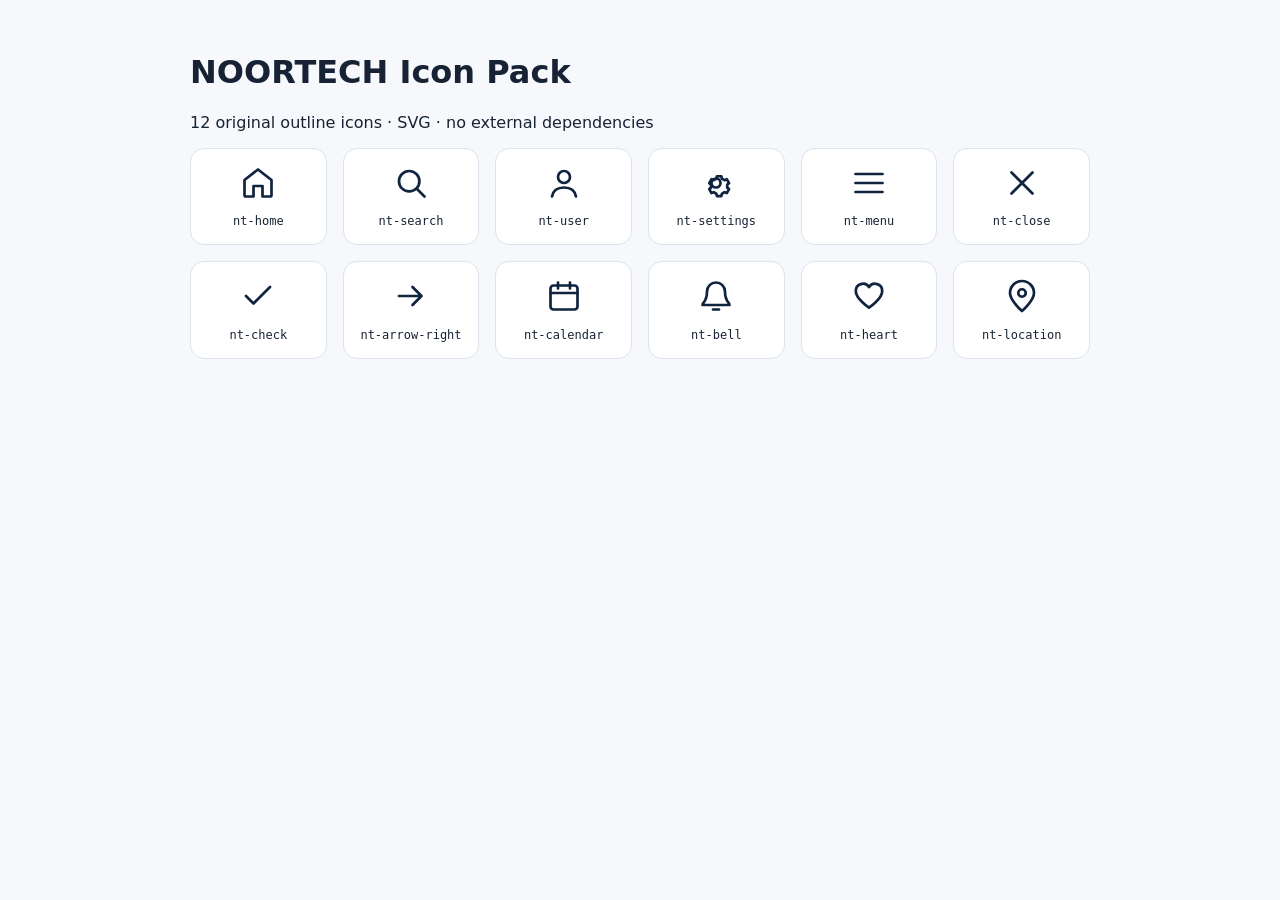
<file: Images-Icons/NOORTECH-SVG-Icon-Pack/preview.html>
<!doctype html><html lang="en"><head><meta charset="utf-8"><meta name="viewport" content="width=device-width,initial-scale=1"><title>NOORTECH Icon Pack</title><style>body{font:16px system-ui;background:#f6f8fb;color:#172334;margin:0;padding:2rem}.wrap{max-width:900px;margin:auto}.grid{display:grid;grid-template-columns:repeat(auto-fit,minmax(130px,1fr));gap:1rem}.item{background:white;border:1px solid #dbe3ec;border-radius:14px;padding:1rem;text-align:center}.item svg{width:36px;height:36px;fill:none;stroke:#10233f;stroke-width:1.8;stroke-linecap:round;stroke-linejoin:round}.item code{display:block;margin-top:.6rem;font-size:.75rem}</style></head><body><main class="wrap"><h1>NOORTECH Icon Pack</h1><p>12 original outline icons · SVG · no external dependencies</p><div class="grid" id="icons"></div></main><script>const names=["home","search","user","settings","menu","close","check","arrow-right","calendar","bell","heart","location"];const root=document.getElementById("icons");names.forEach(name=>{const box=document.createElement("div");box.className="item";const icon=document.createElementNS("http://www.w3.org/2000/svg","svg");const use=document.createElementNS("http://www.w3.org/2000/svg","use");use.setAttribute("href","icons.svg#nt-"+name);icon.append(use);const label=document.createElement("code");label.textContent="nt-"+name;box.append(icon,label);root.append(box);});</script></body></html>
</file>
<file: Source-Code/NOORTECH-Task-List/styles.css>
:root{font-family:system-ui,-apple-system,Segoe UI,sans-serif;color:#172334;background:#f3f6fa;font-synthesis:none;--navy:#10233f;--blue:#285f98;--gold:#c9a45c;--line:#dce4ed}*{box-sizing:border-box}body{margin:0;min-height:100vh;padding:2rem 1rem}.app{max-width:700px;margin:3rem auto;padding:2rem;background:white;border:1px solid var(--line);border-radius:22px;box-shadow:0 14px 40px #10233f0d}.eyebrow{font-size:.72rem;letter-spacing:.15em;font-weight:800;color:var(--blue)}h1{font-size:2.4rem;line-height:1.1;color:var(--navy);margin:.3rem 0}.intro{color:#637187;margin-top:.5rem}.composer{margin:2rem 0}.composer label{display:block;font-weight:700;margin-bottom:.5rem}.compose-row{display:flex;gap:.6rem}input{min-width:0;flex:1;padding:.8rem 1rem;border:1px solid #bdc9d7;border-radius:10px;font:inherit}input:focus-visible,button:focus-visible{outline:3px solid #91bce8;outline-offset:2px}button{border:0;border-radius:10px;padding:.75rem 1rem;background:var(--navy);color:white;font:600 .92rem system-ui;cursor:pointer}button:hover{filter:brightness(1.1)}.error{min-height:1.2rem;color:#a32620;font-size:.85rem}.section-head{display:flex;align-items:center;justify-content:space-between}h2{font-size:1.2rem;color:var(--navy)}.count{font-size:.85rem;color:#64748b}.filters{display:flex;gap:.4rem;margin:1rem 0}.filters button{background:#edf1f6;color:#344054}.filters button[aria-pressed=true]{background:var(--navy);color:white}.task-list{list-style:none;padding:0;margin:0;display:grid;gap:.6rem}.task{display:flex;align-items:center;gap:.7rem;padding:.8rem;border:1px solid var(--line);border-radius:12px}.task label{flex:1;overflow-wrap:anywhere}.task input{flex:0 0 auto;width:1.1rem;height:1.1rem;accent-color:var(--blue)}.task.done label{text-decoration:line-through;color:#8994a3}.delete{background:#fff0ef;color:#a32620;padding:.45rem .65rem}.empty{padding:1.5rem;text-align:center;color:#64748b;background:#f7f9fb;border-radius:12px}footer{margin-top:1.5rem;padding-top:1rem;border-top:1px solid var(--line);display:flex;justify-content:space-between;gap:1rem;align-items:center;color:#64748b;font-size:.8rem}.clear-button{background:transparent;color:var(--blue);padding:.4rem 0}@media(max-width:520px){body{padding:.7rem}.app{margin:1rem auto;padding:1.2rem}.compose-row{flex-direction:column}.compose-row button{width:100%}footer{align-items:flex-start;flex-direction:column}}@media(prefers-reduced-motion:reduce){*{scroll-behavior:auto!important}}
</file>
<file: Templates/Responsive-Landing-Page/landing.css>
:root{--navy:#10233f;--blue:#285f98;--gold:#c9a45c;--ink:#172334;--muted:#627187;--paper:#f7f8fa;--line:#e2e7ee;--max:1160px}*{box-sizing:border-box}html{scroll-behavior:smooth}body{margin:0;color:var(--ink);font:16px/1.65 system-ui,-apple-system,Segoe UI,sans-serif;background:#fff}a{color:inherit}.skip-link{position:absolute;left:-999px;top:1rem;background:white;padding:.7rem;z-index:10}.skip-link:focus{left:1rem}.site-header{max-width:var(--max);margin:auto;padding:1.2rem 1.5rem;display:flex;align-items:center;justify-content:space-between}.brand{text-decoration:none;font-weight:850;letter-spacing:.08em;color:var(--navy)}.brand span{color:var(--gold)}nav{display:flex;align-items:center;gap:1.7rem}nav a{text-decoration:none;color:#435168;font-size:.94rem}.nav-cta,.button{display:inline-flex;align-items:center;justify-content:center;text-decoration:none;border-radius:999px;padding:.78rem 1.25rem;font-weight:700}.nav-cta,.button-primary{background:var(--navy);color:white}.menu-toggle{display:none}.hero{max-width:var(--max);margin:auto;padding:5.5rem 1.5rem 5rem;display:grid;grid-template-columns:1.05fr .95fr;align-items:center;gap:4rem}.eyebrow{color:var(--blue);font-size:.75rem;font-weight:800;letter-spacing:.16em;text-transform:uppercase}.hero h1{font-size:clamp(2.8rem,6vw,5.3rem);line-height:1.04;letter-spacing:-.055em;margin:.6rem 0 1.2rem;color:var(--navy)}h1 em{font-family:Georgia,serif;font-weight:500;color:var(--blue)}.lead,.section-lead{font-size:1.15rem;color:var(--muted);max-width:560px}.actions{display:flex;align-items:center;gap:1.4rem;margin-top:2rem}.text-link{text-decoration:none;font-weight:700;color:var(--navy)}.microcopy{font-size:.8rem;color:var(--muted);margin-top:1.2rem}.hero-art{min-height:390px;border-radius:32px;position:relative;overflow:hidden;background:linear-gradient(145deg,#10233f,#285f98 65%,#d5b875)}.art-orbit{position:absolute;width:340px;height:340px;border:1px solid #ffffff66;border-radius:50%;top:25px;left:10%;box-shadow:0 0 0 38px #ffffff12,0 0 0 78px #ffffff0b}.art-panel{position:absolute;right:12%;bottom:13%;width:220px;height:240px;border:1px solid #ffffff70;border-radius:18px;background:#ffffffdf;backdrop-filter:blur(8px);padding:1.5rem;display:flex;flex-direction:column;justify-content:space-between;color:var(--navy)}.art-panel span{font-size:.7rem;letter-spacing:.14em}.art-panel strong{font:5rem Georgia;color:var(--blue)}.trust{border-block:1px solid var(--line);padding:2rem 1.5rem;text-align:center}.trust p{font-size:.7rem;letter-spacing:.16em;color:var(--muted);font-weight:800}.trust div{max-width:800px;margin:1.2rem auto 0;display:flex;justify-content:space-around;gap:1rem;flex-wrap:wrap;font-weight:850;letter-spacing:.12em;color:#9aa5b3}.section{max-width:var(--max);margin:auto;padding:6rem 1.5rem}.section h2,.statement h2,.contact h2{font-size:clamp(2rem,4vw,3.4rem);line-height:1.12;letter-spacing:-.04em;color:var(--navy);max-width:720px;margin:.6rem 0}.feature-grid{display:grid;grid-template-columns:repeat(3,1fr);gap:1rem;margin-top:3rem}.feature-grid article{padding:1.6rem;border:1px solid var(--line);border-radius:18px}.feature-grid b{color:var(--gold)}.feature-grid h3{color:var(--navy)}.feature-grid p,.statement p:last-child{color:var(--muted)}.statement{padding:5rem max(1.5rem,calc((100% - var(--max))/2));background:var(--paper)}.statement p:last-child{max-width:650px}.contact{max-width:var(--max);margin:5rem auto;padding:3rem;border-radius:24px;background:var(--navy);color:white;display:flex;align-items:center;justify-content:space-between;gap:2rem}.contact h2{color:white}.contact p:not(.eyebrow){color:#d1d9e4}.eyebrow{margin:0}.button-light{background:white;color:var(--navy);white-space:nowrap}footer{border-top:1px solid var(--line);padding:2rem max(1.5rem,calc((100% - var(--max))/2));display:flex;align-items:center;justify-content:space-between;gap:1rem;flex-wrap:wrap}footer p,footer>a:last-child{font-size:.85rem;color:var(--muted)}.menu-toggle{border:1px solid var(--line);background:white;border-radius:8px;padding:.6rem .8rem}@media(max-width:760px){.site-header{position:relative}.menu-toggle{display:block}nav{display:none;position:absolute;z-index:5;top:100%;left:1rem;right:1rem;padding:1rem;background:white;border:1px solid var(--line);border-radius:14px;box-shadow:0 12px 28px #10233f18;align-items:stretch;flex-direction:column;gap:1rem}nav.open{display:flex}.hero{grid-template-columns:1fr;padding-top:3.5rem;gap:2.5rem}.hero-art{min-height:300px}.feature-grid{grid-template-columns:1fr}.contact{margin:3rem 1rem;padding:2rem;align-items:flex-start;flex-direction:column}}@media(prefers-reduced-motion:reduce){html{scroll-behavior:auto}}
</file>
<file: Components/NOORTECH-UI-Kit/noortech-ui.css>
/* NOORTECH UI Components v1.0.0 — original CSS, no external dependencies */
:root{--nt-navy:#10233f;--nt-blue:#2563a6;--nt-gold:#c9a45c;--nt-ink:#172334;--nt-muted:#64748b;--nt-border:#dbe3ec;--nt-bg:#f6f8fb;--nt-radius:14px;--nt-shadow:0 8px 24px rgba(16,35,63,.08)}
.nt-button{display:inline-flex;align-items:center;justify-content:center;gap:.5rem;border:1px solid transparent;border-radius:10px;padding:.7rem 1rem;font:600  .95rem/1.2 system-ui;cursor:pointer;transition:filter .15s,transform .15s}
.nt-button:hover{filter:brightness(.96)}.nt-button:active{transform:translateY(1px)}.nt-button:focus-visible,.nt-control:focus-visible{outline:3px solid #8bb9e8;outline-offset:2px}.nt-button:disabled{opacity:.5;cursor:not-allowed}
.nt-button.primary{background:var(--nt-navy);color:#fff}.nt-button.secondary{background:#e9eff6;color:var(--nt-navy)}.nt-button.outline{background:transparent;border-color:var(--nt-border);color:var(--nt-navy)}.nt-button.danger{background:#b42318;color:white}
.nt-badge{display:inline-flex;padding:.22rem .6rem;border-radius:999px;font:600 .78rem system-ui;background:#eef2f6;color:#344054}.nt-badge--success{background:#e7f6ec;color:#176b36}.nt-badge--warning{background:#fff4d6;color:#805b00}.nt-badge--danger{background:#fdebea;color:#a32620}.nt-badge--info{background:#e7f1fc;color:#174f86}
.nt-card{display:block;padding:1.1rem;border:1px solid var(--nt-border);border-radius:var(--nt-radius);background:white;box-shadow:var(--nt-shadow)}.nt-card[interactive]{cursor:pointer}
.nt-alert{padding:.85rem 1rem;border-radius:10px;border-inline-start:4px solid var(--nt-blue);background:#edf5fd;color:#193b5b}.nt-alert--success{border-color:#27834b;background:#edf8f0}.nt-alert--warning{border-color:#b7791f;background:#fff8e8}.nt-alert--error{border-color:#b42318;background:#fff0ef}
.nt-avatar{width:42px;height:42px;display:inline-grid;place-items:center;border-radius:50%;background:var(--nt-navy);color:white;font:700 .9rem system-ui}
.nt-divider{display:block;height:1px;background:var(--nt-border);margin:1rem 0}
.nt-control{box-sizing:border-box;width:100%;padding:.7rem .8rem;border:1px solid #cbd5e1;border-radius:9px;background:white;color:var(--nt-ink);font:400 1rem system-ui}
.nt-choice,.nt-switch{display:flex;align-items:center;gap:.55rem;color:var(--nt-ink);font: .95rem system-ui}.nt-choice input,.nt-switch input{accent-color:var(--nt-blue);width:1rem;height:1rem}
.nt-progress{display:block;height:9px;border-radius:99px;background:#e7edf4;overflow:hidden}.nt-progress span{display:block;height:100%;background:var(--nt-blue);border-radius:inherit}
.nt-spinner{display:inline-block;width:24px;height:24px;border:3px solid #dbe3ec;border-top-color:var(--nt-blue);border-radius:50%;animation:nt-spin .8s linear infinite}@keyframes nt-spin{to{transform:rotate(360deg)}}
.nt-accordion details{border:1px solid var(--nt-border);border-radius:10px;padding:.8rem 1rem;background:white}.nt-accordion summary{cursor:pointer;font-weight:600}.nt-accordion__body{padding-top:.8rem;color:var(--nt-muted)}
.nt-tabs [role=tab]{padding:.6rem .9rem;border:0;border-bottom:2px solid transparent;background:transparent;cursor:pointer}.nt-tabs [aria-selected=true]{border-color:var(--nt-gold);font-weight:700;color:var(--nt-navy)}
.nt-modal[aria-hidden=true]{display:none}.nt-modal[aria-hidden=false]{position:fixed;inset:0;z-index:1000;display:grid;place-items:center;padding:1rem;background:#0b1728a8}.nt-modal>*{max-width:560px;background:white;border-radius:14px;padding:1.4rem;box-shadow:var(--nt-shadow)}
.nt-toast{position:fixed;inset:auto 1rem 1rem auto;z-index:1100;padding:.8rem 1rem;border-radius:10px;background:var(--nt-navy);color:white;box-shadow:var(--nt-shadow)}.nt-toast[hidden]{display:none}
.nt-menu{position:relative}.nt-menu [data-menu-panel]{position:absolute;z-index:20;top:100%;min-width:180px;padding:.5rem;border:1px solid var(--nt-border);border-radius:10px;background:white;box-shadow:var(--nt-shadow)}.nt-menu [data-menu-panel][hidden]{display:none}
.nt-form{display:grid;gap:.8rem}.nt-breadcrumbs,.nt-pagination,.nt-toggle-group{display:flex;align-items:center;gap:.5rem;flex-wrap:wrap}.nt-toggle-group button[aria-pressed=true]{background:var(--nt-navy);color:white}
.nt-skeleton{display:block;min-height:1rem;border-radius:8px;background:linear-gradient(90deg,#edf1f5,#f8fafc,#edf1f5);background-size:200% 100%;animation:nt-shimmer 1.4s infinite}@keyframes nt-shimmer{to{background-position:-200% 0}}
@media(prefers-reduced-motion:reduce){.nt-spinner,.nt-skeleton{animation:none}.nt-button{transition:none}}
</file>
